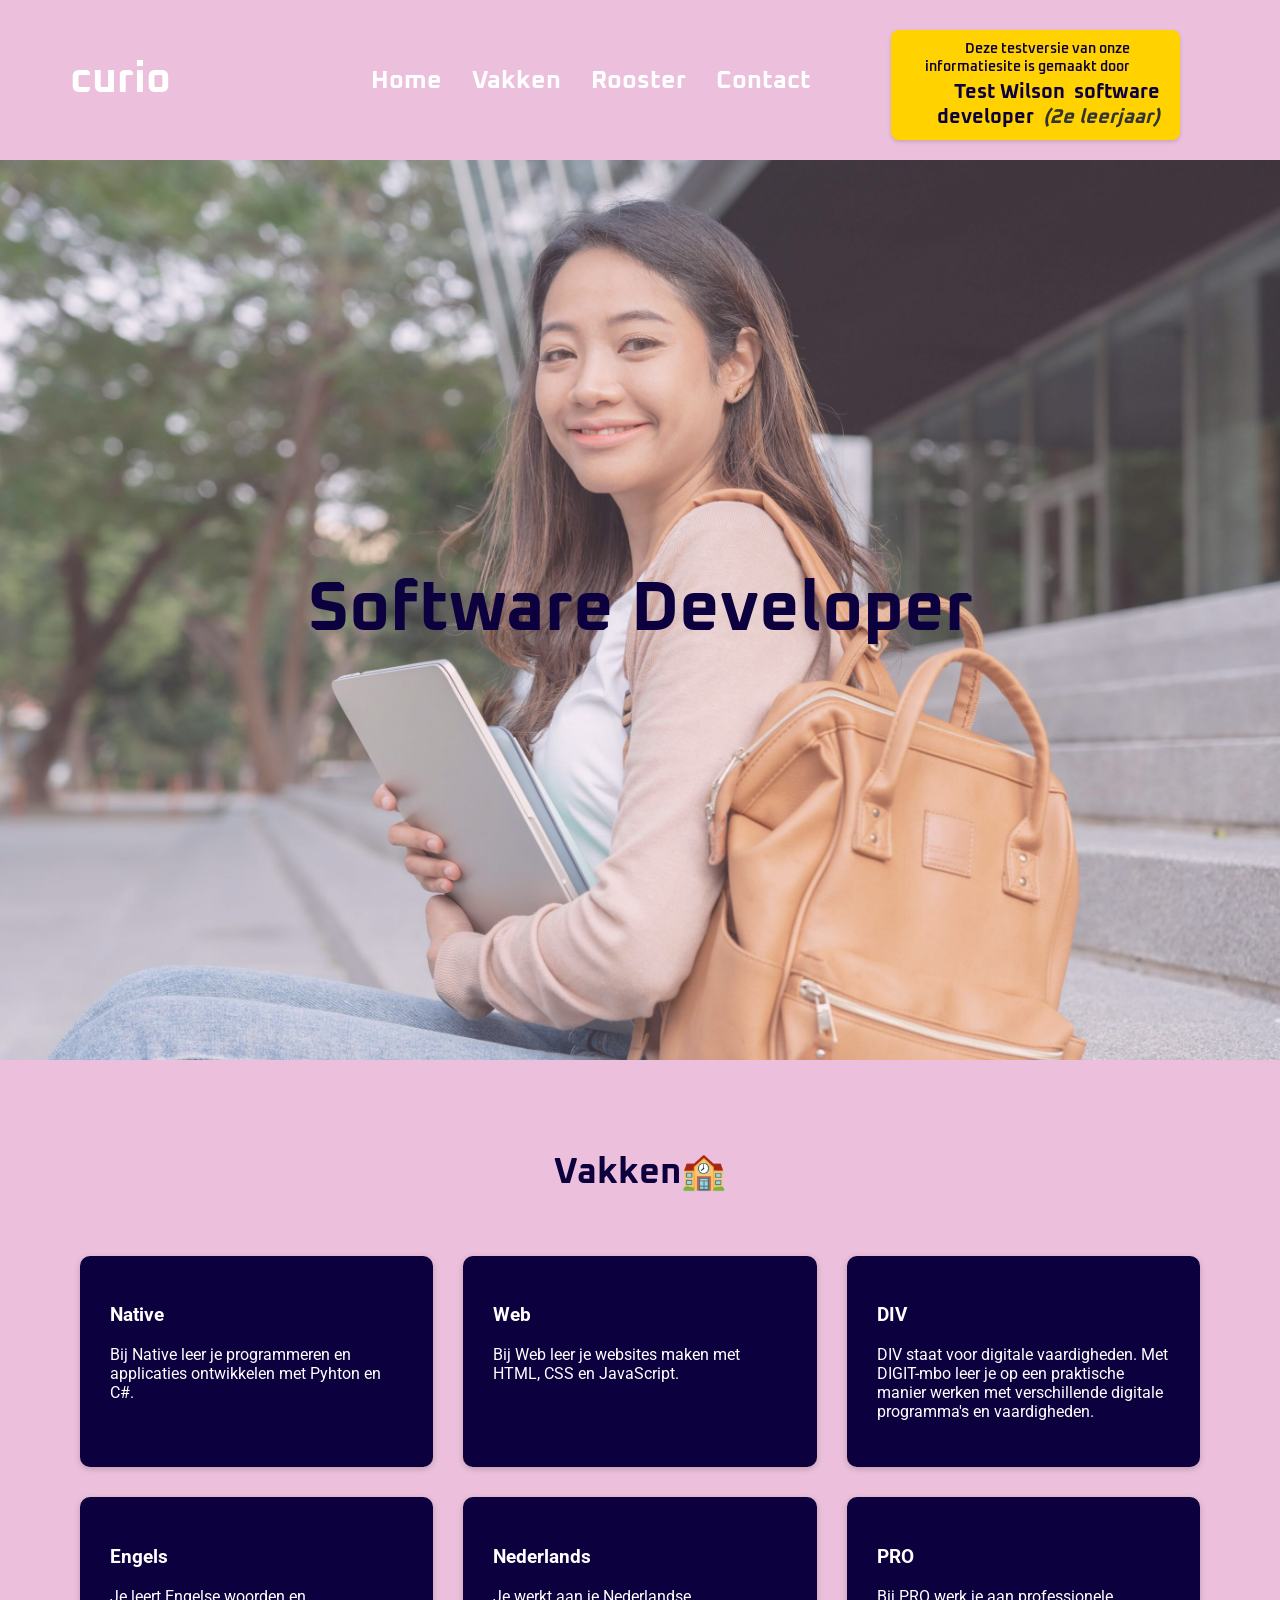
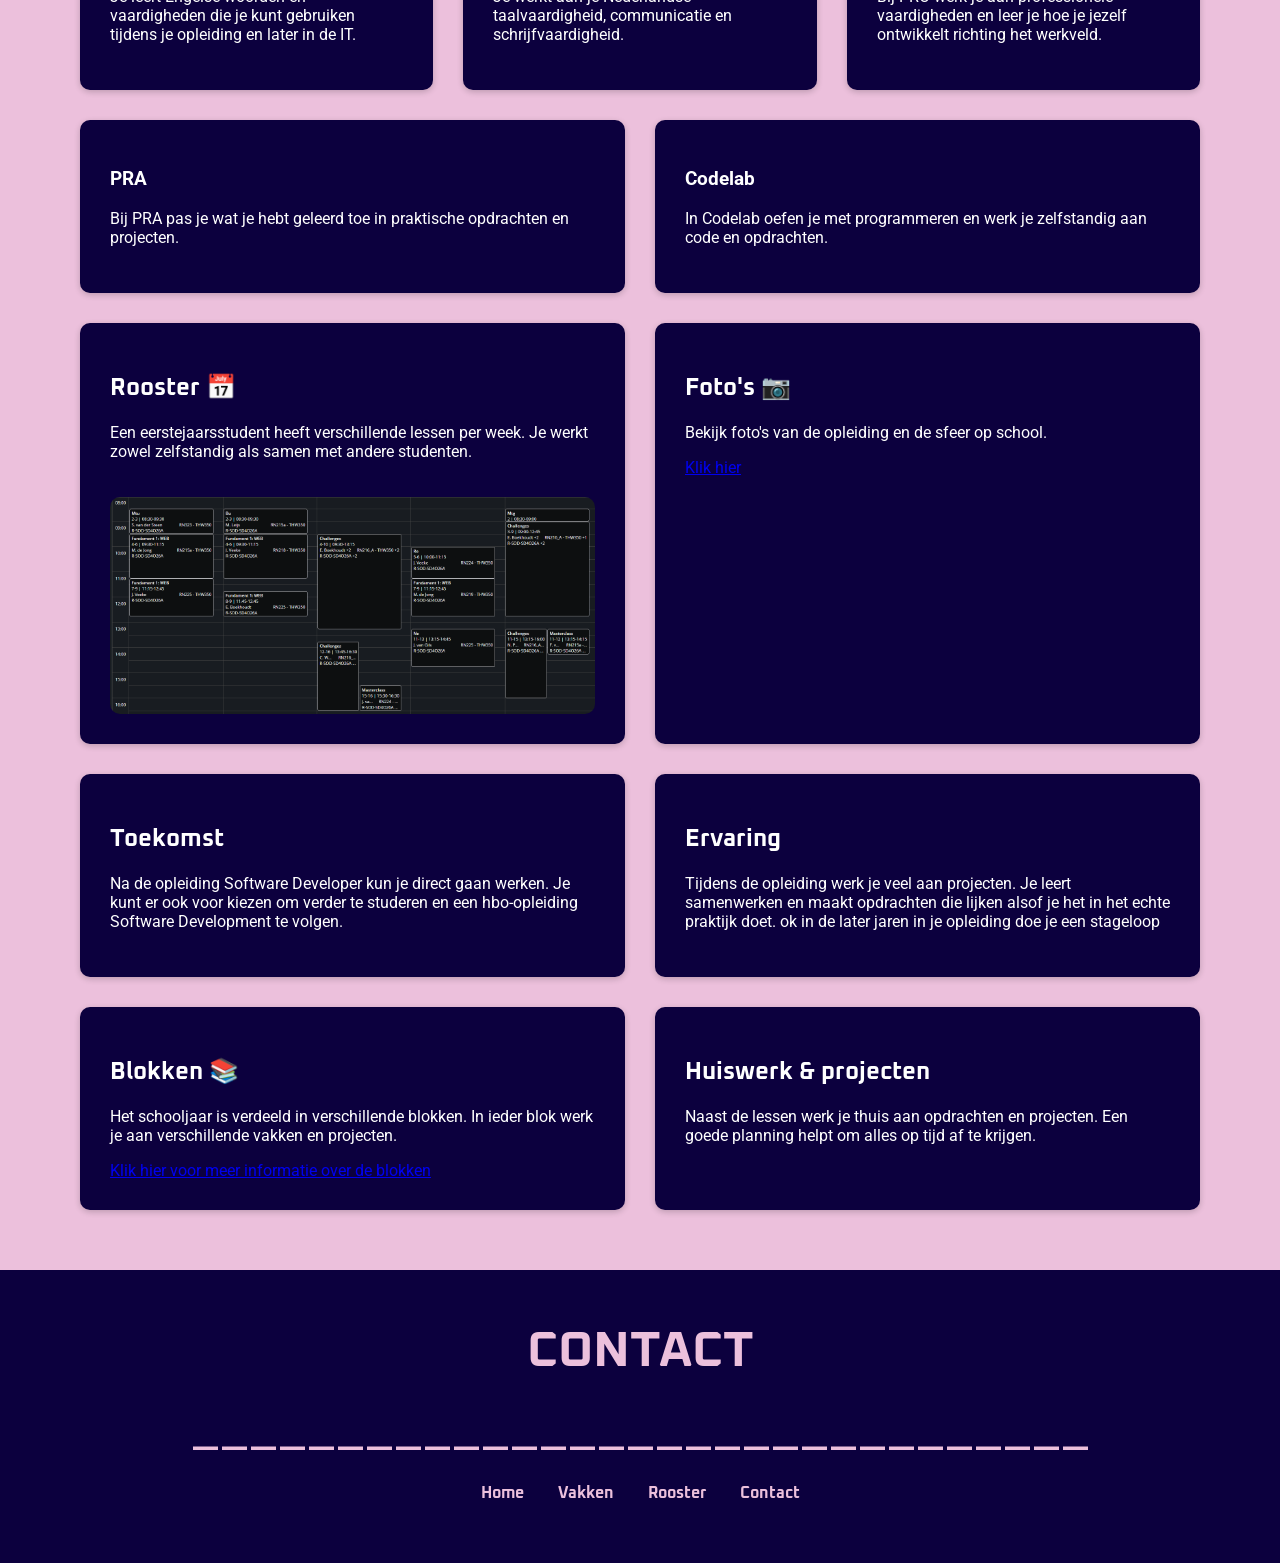
<file: index.html>
<head>
    <meta charset="UTF-8">
    <meta name="viewport" content="width=device-width, initial-scale=1.0">
    <title>Software Developer</title>
    <link rel="preconnect" href="https://fonts.googleapis.com">
    <link rel="preconnect" href="https://fonts.gstatic.com" crossorigin>
    <link rel="preconnect" href="https://fonts.googleapis.com">

    <link rel="preconnect" href="https://fonts.gstatic.com" crossorigin>

    <link
        href="https://fonts.googleapis.com/css2?family=Oxanium:wght@400;600;700&family=Roboto:wght@300;400;700&display=swap"
        rel="stylesheet">

    <link rel="stylesheet" href="css/style.css">
</head>
<body>
    <header>
        <div class="wrapper">

            <h1 class="curio">curio</h1>

            <nav>
                <a href="index.html">Home</a>
                <a href="vakken.html">Vakken</a>
                <a href="rooster1.html">Rooster</a>
                <a href="contact.php">Contact</a>
            </nav>
        <div class="header-banner">
        <p>Deze testversie van onze informatiesite is gemaakt door</p>
        <h2>Test Wilson <span>software developer</span> <em>(2e leerjaar)</em></h2>
        </div>
        </div>
    </header>
     <main class="main-homepage">

        <h1 class="h1-main">
            Software Developer
        </h1>

    </main>

    <section class="tekst">
        <section class="vakken">

    <h2>Vakken🏫</h2>
    <div class="vak">
        <h3>Native</h3>
        <p>
            Bij Native leer je programmeren en applicaties ontwikkelen met Pyhton en C#.
        </p>
    </div>
    <div class="vak">
        <h3>Web</h3>
        <p>
            Bij Web leer je websites maken met HTML, CSS en JavaScript.
        </p>
    </div>
    <div class="vak">
        <h3>DIV</h3>
        <p>
            DIV staat voor digitale vaardigheden. Met DIGIT-mbo leer je
            op een praktische manier werken met verschillende digitale
            programma's en vaardigheden.
        </p>
    </div>
    <div class="vak">
        <h3>Engels</h3>
        <p>
            Je leert Engelse woorden en vaardigheden die je kunt gebruiken
            tijdens je opleiding en later in de IT.
        </p>
    </div>

    <div class="vak">
        <h3>Nederlands</h3>
        <p>
            Je werkt aan je Nederlandse taalvaardigheid, communicatie en
            schrijfvaardigheid.
        </p>
    </div>
    <div class="vak">
        <h3>PRO</h3>
        <p>
            Bij PRO werk je aan professionele vaardigheden en leer je hoe
            je jezelf ontwikkelt richting het werkveld.
        </p>
    </div>
    <div class="vak">
        <h3>PRA</h3>
        <p>
            Bij PRA pas je wat je hebt geleerd toe in praktische opdrachten
            en projecten.
        </p>
    </div>
    <div class="vak">
        <h3>Codelab</h3>
        <p>
            In Codelab oefen je met programmeren en werk je zelfstandig
            aan code en opdrachten.
        </p>
    </div>
</section>

        <section class="rooster-foto">

            <div class="rooster">
                <h2>Rooster 📅</h2>

                <p>
                    Een eerstejaarsstudent heeft verschillende lessen per week.
                    Je werkt zowel zelfstandig als samen met andere studenten.
                </p>

                <img src="img/rooster.png" alt="Rooster van een eerstejaarsstudent">

            </div>


            <div class="foto">
                <h2>Foto's 📷</h2>
                <p>
                    Bekijk foto's van de opleiding en de sfeer op school.
                </p>
                <a href="foto.html" class="foto-link">
                    Klik hier
                </a>
            </div>

        </section>

            <section class="toekomst-ervaring">

                <div class="toekomst">

                    <h2>Toekomst</h2>

                    <p>
                        Na de opleiding Software Developer kun je direct gaan werken.
                        Je kunt er ook voor kiezen om verder te studeren en een
                        hbo-opleiding Software Development te volgen.
                    </p>

                </div>


                <div class="ervaring">

                    <h2>Ervaring</h2>

                    <p>
                        Tijdens de opleiding werk je veel aan projecten.
                        Je leert samenwerken en maakt opdrachten die lijken
                        alsof je het in het echte praktijk doet. ok in de later jaren
                        in je opleiding doe je een stageloop
                    </p>

                </div>

            </section>

            <section class="toekomst-ervaring">

        <div class="toekomst">

            <h2>Blokken 📚</h2>

            <p>
                Het schooljaar is verdeeld in verschillende blokken.
                In ieder blok werk je aan verschillende vakken en projecten.
            </p>

            <a href="blok.html" class="foto-link">
                Klik hier voor meer informatie over de blokken
            </a>

        </div>


        <div class="ervaring">

            <h2>Huiswerk & projecten</h2>

            <p>
                Naast de lessen werk je thuis aan opdrachten en projecten.
                Een goede planning helpt om alles op tijd af te krijgen.
            </p>

        </div>

    </section>

    </section>

    <footer class="footer">

        <h1 class="footer-h1">
            CONTACT
        </h1>

        <p class="footer-h1">
            _______________________________
        </p>


        <div class="footer-nav">

            <a href="index.html">Home</a>

            <a href="vakken.html">Vakken</a>

            <a href="rooster1.html">Rooster</a>

            <a href="contact.php">Contact</a>

        </div>

    </footer>
</file>
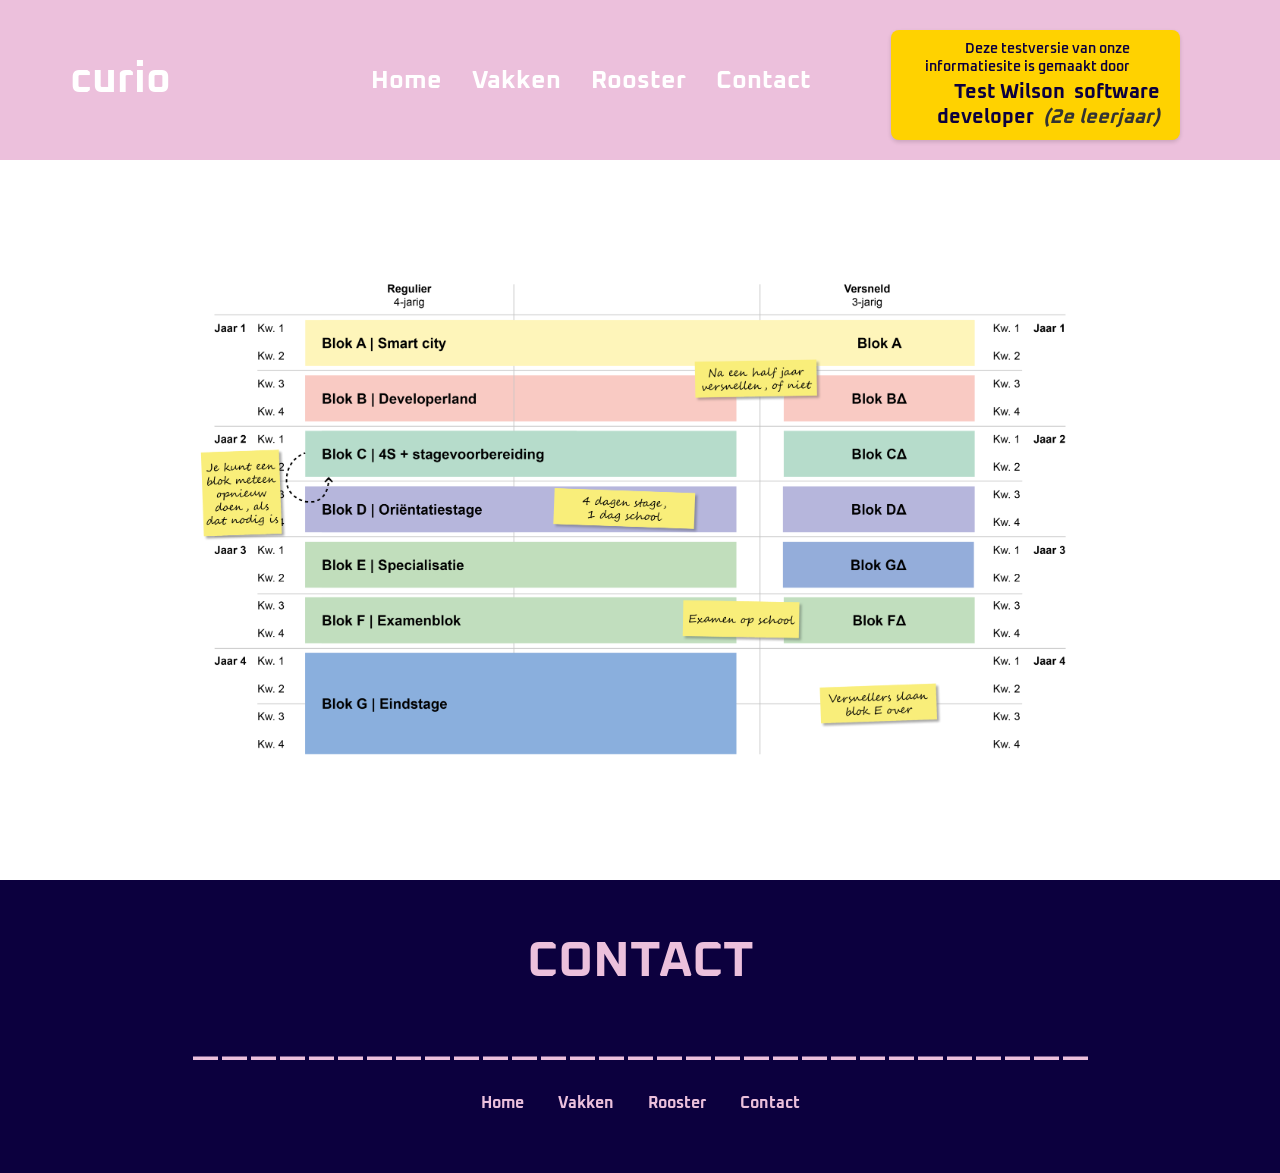
<file: blok.html>
<!DOCTYPE html>
<html lang="nl">

<head>
    <meta charset="UTF-8">
    <meta name="viewport" content="width=device-width, initial-scale=1.0">

    <title>Blokken | Software Developer</title>

    <link rel="preconnect" href="https://fonts.googleapis.com">
    <link rel="preconnect" href="https://fonts.gstatic.com" crossorigin>

    <link
        href="https://fonts.googleapis.com/css2?family=Oxanium:wght@400;600;700&family=Roboto:wght@300;400;700&display=swap"
        rel="stylesheet">

    <link rel="stylesheet" href="css/style.css">
</head>

<body>
    <header>
        <div class="wrapper">

            <h1 class="curio">curio</h1>

            <nav>
                <a href="index.html">Home</a>
                <a href="vakken.html">Vakken</a>
                <a href="rooster1.html">Rooster</a>
                <a href="contact.php">Contact</a>
            </nav>
        <div class="header-banner">
        <p>Deze testversie van onze informatiesite is gemaakt door</p>
        <h2>Test Wilson <span>software developer</span> <em>(2e leerjaar)</em></h2>
        </div>
        </div>
    </header>


    <main class="blok-main">

        <img src="img/Opleidingsoverzicht3.png" alt="Blokken van de opleiding">

    </main>


    <footer class="footer">

        <h1 class="footer-h1">CONTACT</h1>

        <p class="footer-h1">
            _______________________________
        </p>

        <div class="footer-nav">

            <a href="index.html">Home</a>
            <a href="vakken.html">Vakken</a>
            <a href="rooster1.html">Rooster</a>
            <a href="contact.php">Contact</a>

        </div>
    </footer>
</body>

</html>
</file>
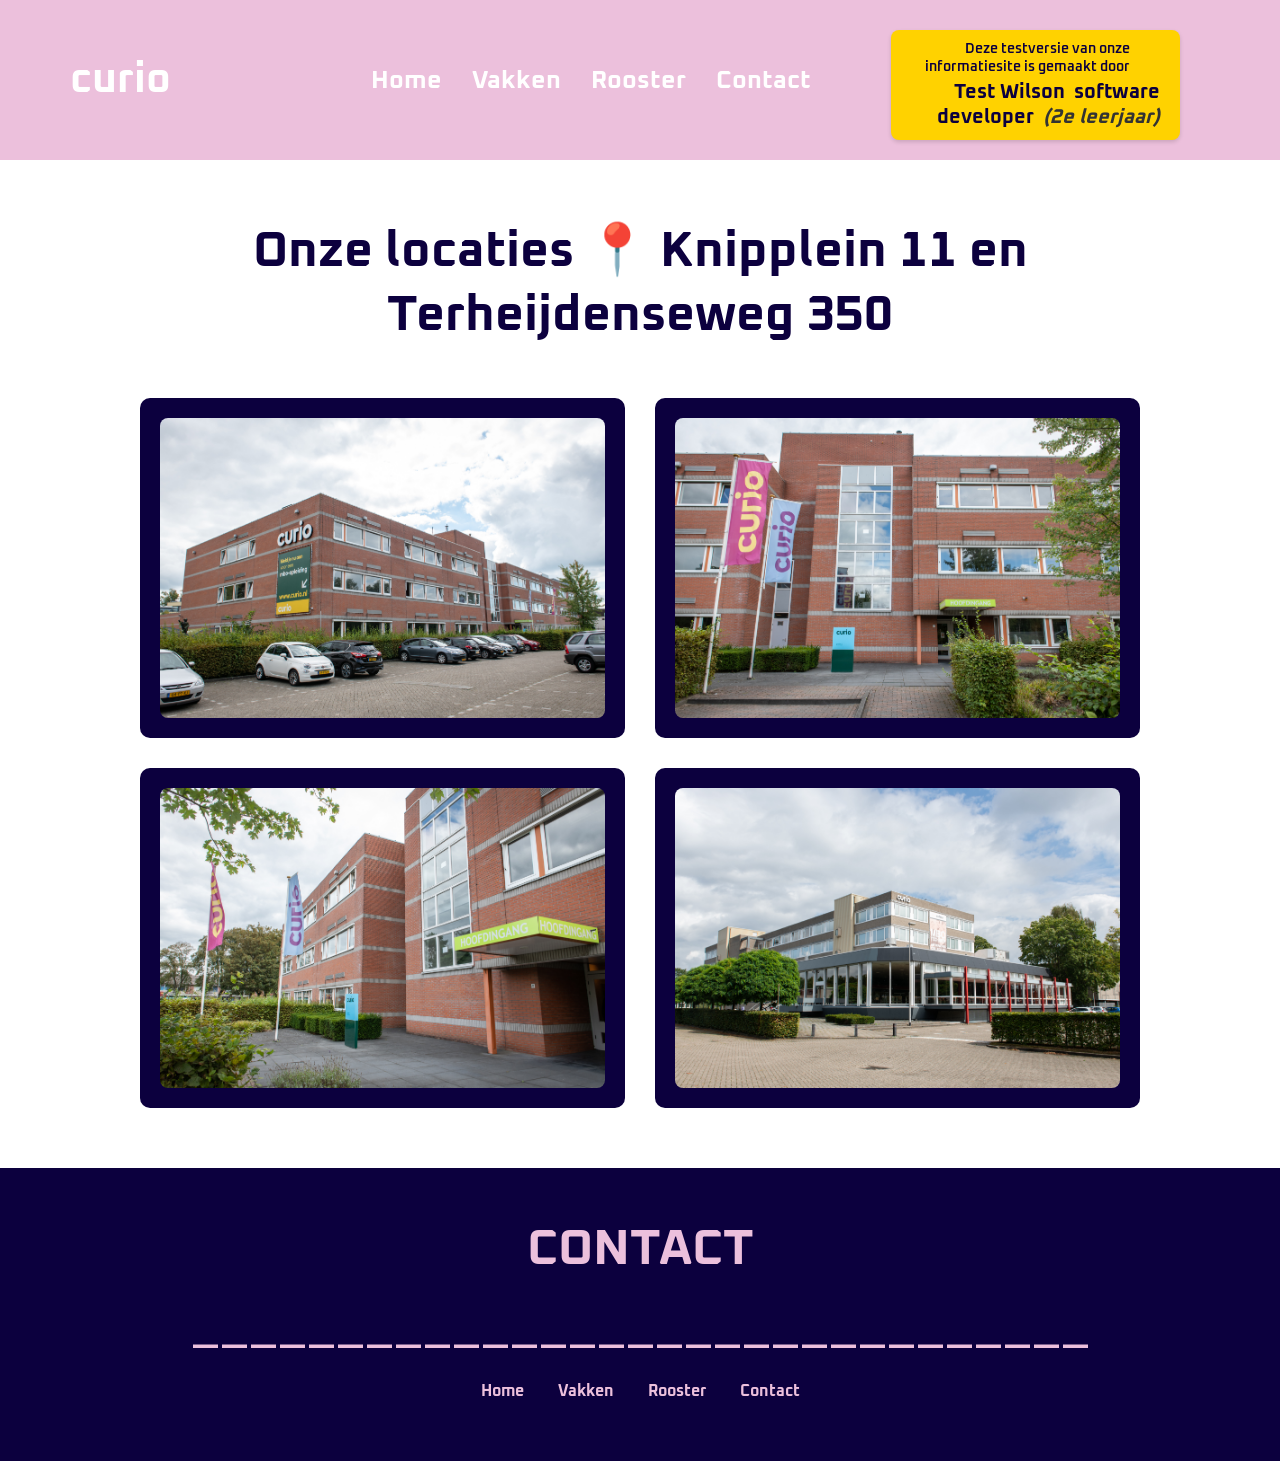
<file: foto.html>
<!DOCTYPE html>
<html lang="nl">

<head>
    <meta charset="UTF-8">
    <meta name="viewport" content="width=device-width, initial-scale=1.0">

    <title>Foto's | Software Developer</title>

    <link rel="preconnect" href="https://fonts.googleapis.com">
    <link rel="preconnect" href="https://fonts.gstatic.com" crossorigin">

    <link
        href="https://fonts.googleapis.com/css2?family=Oxanium:wght@400;600;700&family=Roboto:wght@300;400;700&display=swap"
        rel="stylesheet">

    <link rel="stylesheet" href="css/style.css">
</head>

<body>
    <header>
        <div class="wrapper">

            <h1 class="curio">curio</h1>

            <nav>
                <a href="index.html">Home</a>
                <a href="vakken.html">Vakken</a>
                <a href="rooster1.html">Rooster</a>
                <a href="contact.php">Contact</a>
            </nav>
        <div class="header-banner">
        <p>Deze testversie van onze informatiesite is gemaakt door</p>
        <h2>Test Wilson <span>software developer</span> <em>(2e leerjaar)</em></h2>
        </div>
        </div>
    </header>


    <!-- FOTO'S -->

    <main class="foto-main">

        <h1>Onze locaties 📍
            Knipplein 11 en Terheijdenseweg 350
        </h1>

        <div class="foto-grid">

            <div class="foto-card">
                <img src="img/Sanne Bas - Curio - Knipplein 11-1.jpg" alt="Foto van onze locatie">
            </div>

            <div class="foto-card">
                <img src="img/Sanne Bas - Curio - Knipplein 11-2.jpg" alt="Foto van onze locatie">
            </div>

            <div class="foto-card">
                <img src="img/Sanne Bas - Curio - Knipplein 11-3.jpg" alt="Foto van onze locatie">
            </div>

            <div class="foto-card">
                <img src="img/Sanne Bas - Curio - Terheijdenseweg 350-1.jpg" alt="Foto van onze locatie">
            </div>

        </div>

    </main>
    <footer class="footer">

        <h1 class="footer-h1">
            CONTACT
        </h1>

        <p class="footer-h1">
            _______________________________
        </p>

        <div class="footer-nav">

            <a href="index.html">Home</a>
            <a href="vakken.html">Vakken</a>
            <a href="rooster1.html">Rooster</a>
            <a href="contact.php">Contact</a>

        </div>

    </footer>

</body>

</html>
</file>
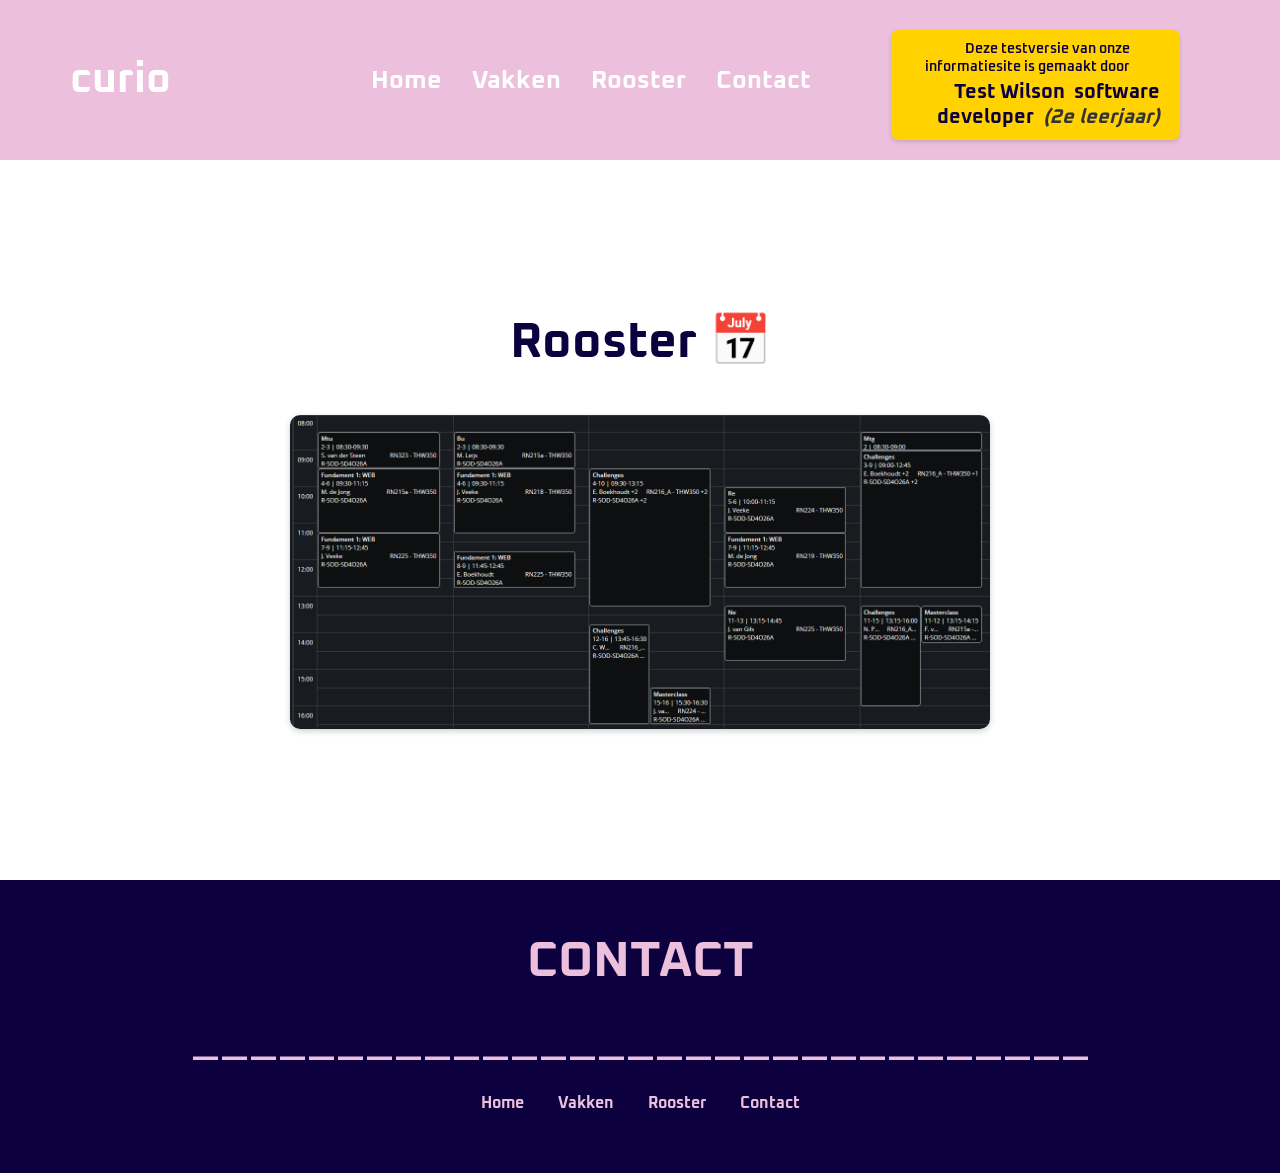
<file: rooster.html>
<!DOCTYPE html>
<html lang="nl">

<head>
    <meta charset="UTF-8">
    <meta name="viewport" content="width=device-width, initial-scale=1.0">

    <title>Rooster | Software Developer</title>

    <link rel="preconnect" href="https://fonts.googleapis.com">
    <link rel="preconnect" href="https://fonts.gstatic.com" crossorigin>

    <link
        href="https://fonts.googleapis.com/css2?family=Oxanium:wght@400;600;700&family=Roboto:wght@300;400;700&display=swap"
        rel="stylesheet">

    <link rel="stylesheet" href="css/style.css">
</head>

<body>


    <header>
        <div class="wrapper">

            <h1 class="curio">curio</h1>

            <nav>
                <a href="index.html">Home</a>
                <a href="vakken.html">Vakken</a>
                <a href="rooster.html">Rooster</a>
                <a href="contact.php">Contact</a>
            </nav>
        <div class="header-banner">
        <p>Deze testversie van onze informatiesite is gemaakt door</p>
        <h2>Test Wilson <span>software developer</span> <em>(2e leerjaar)</em></h2>
        </div>
        </div>
    </header>

    <main class="rooster-main">

        <h1>Rooster 📅</h1>

        <img src="img/rooster.png" alt="Rooster van de opleiding Software Developer">

    </main>

    <footer class="footer">

        <h1 class="footer-h1">
            CONTACT
        </h1>

        <p class="footer-h1">
            _______________________________
        </p>

        <div class="footer-nav">

            <a href="index.html">Home</a>
            <a href="vakken.html">Vakken</a>
            <a href="rooster.html">Rooster</a>
            <a href="contact.php">Contact</a>

        </div>

    </footer>

</body>

</html>
</file>
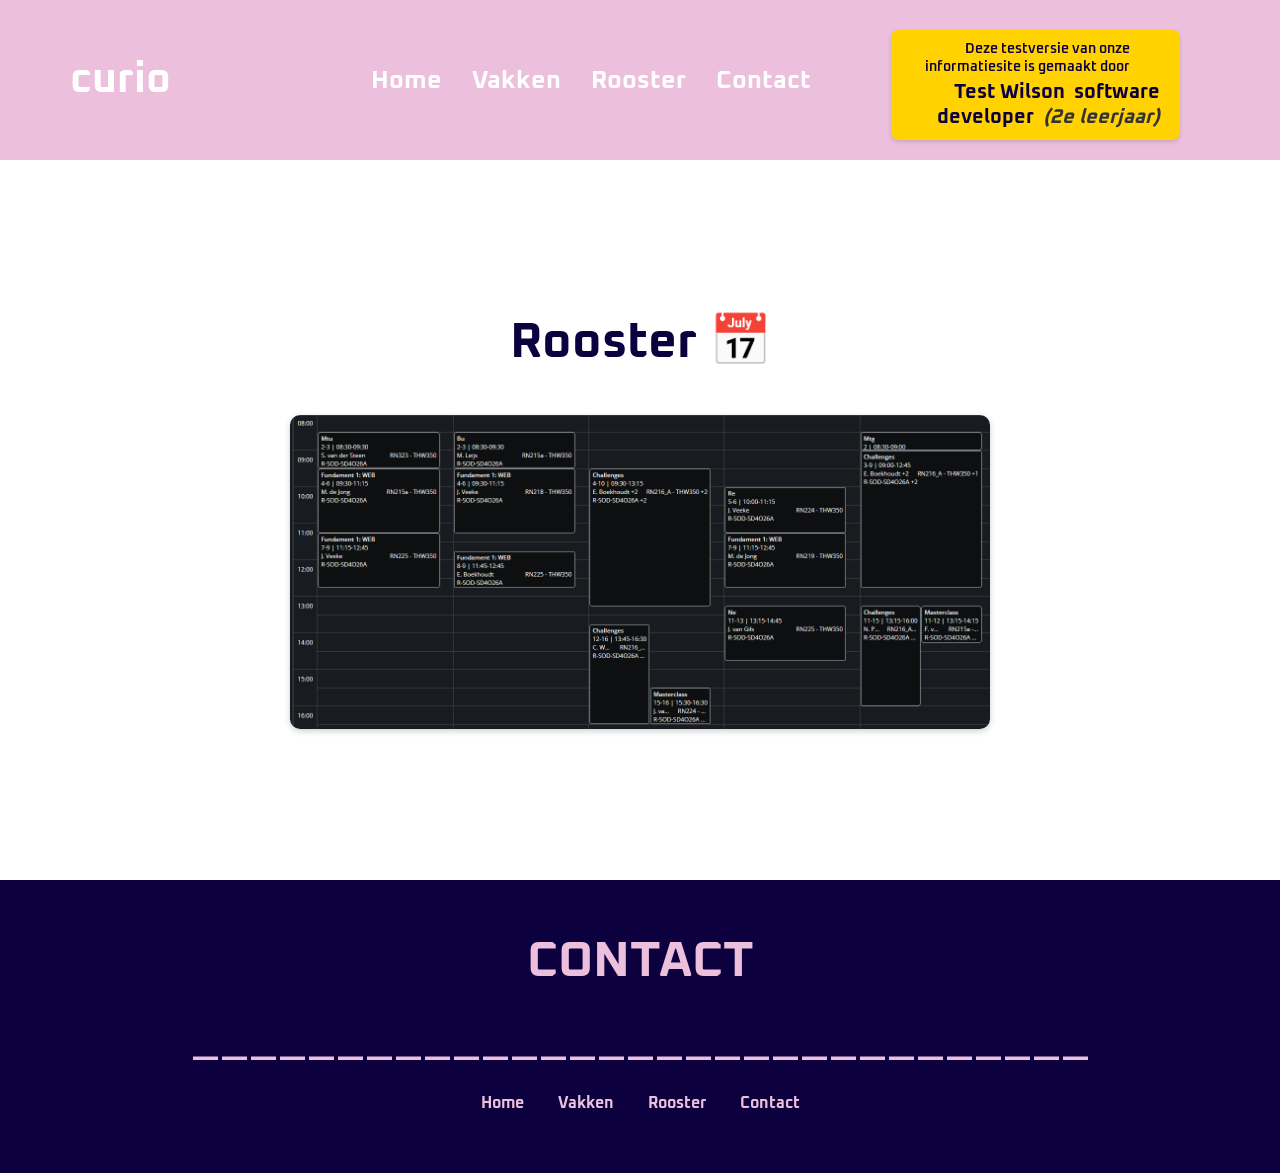
<file: rooster1.html>
<!DOCTYPE html>
<html lang="nl">

<head>
    <meta charset="UTF-8">
    <meta name="viewport" content="width=device-width, initial-scale=1.0">

    <title>Rooster | Software Developer</title>

    <link rel="preconnect" href="https://fonts.googleapis.com">
    <link rel="preconnect" href="https://fonts.gstatic.com" crossorigin>

    <link
        href="https://fonts.googleapis.com/css2?family=Oxanium:wght@400;600;700&family=Roboto:wght@300;400;700&display=swap"
        rel="stylesheet">

    <link rel="stylesheet" href="css/style.css">
</head>

<body>


    <header>
        <div class="wrapper">

            <h1 class="curio">curio</h1>

            <nav>
                <a href="index.html">Home</a>
                <a href="vakken.html">Vakken</a>
                <a href="rooster1.html">Rooster</a>
                <a href="contact.php">Contact</a>
            </nav>
        <div class="header-banner">
        <p>Deze testversie van onze informatiesite is gemaakt door</p>
        <h2>Test Wilson <span>software developer</span> <em>(2e leerjaar)</em></h2>
        </div>
        </div>
    </header>

    <main class="rooster-main">

        <h1>Rooster 📅</h1>

        <img src="img/rooster.png" alt="Rooster van de opleiding Software Developer">

    </main>

    <footer class="footer">

        <h1 class="footer-h1">
            CONTACT
        </h1>

        <p class="footer-h1">
            _______________________________
        </p>

        <div class="footer-nav">

            <a href="index.html">Home</a>
            <a href="vakken.html">Vakken</a>
            <a href="rooster1.html">Rooster</a>
            <a href="contact.php">Contact</a>

        </div>

    </footer>

</body>

</html>
</file>
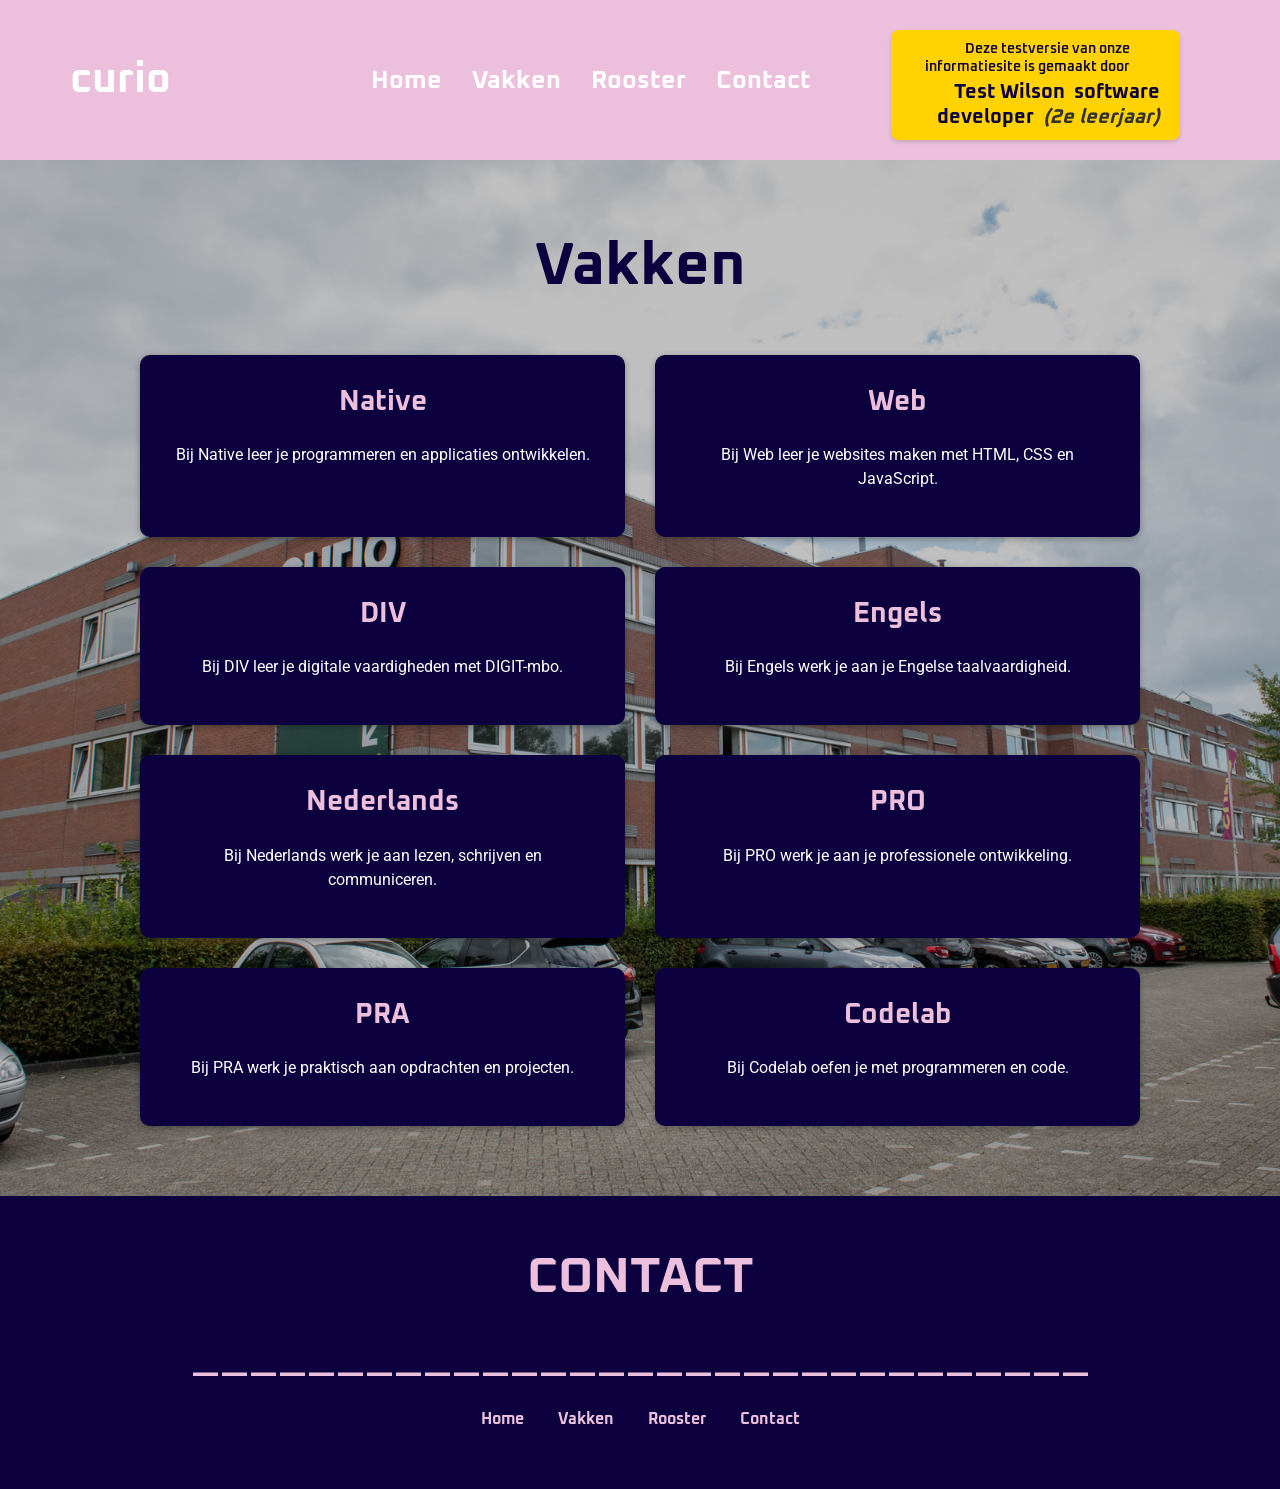
<file: vakken.html>
<!DOCTYPE html>
<html lang="nl">

<head>
    <meta charset="UTF-8">
    <meta name="viewport" content="width=device-width, initial-scale=1.0">

    <title>Vakken | Software Developer</title>

    <link rel="preconnect" href="https://fonts.googleapis.com">
    <link rel="preconnect" href="https://fonts.gstatic.com" crossorigin>

    <link
        href="https://fonts.googleapis.com/css2?family=Oxanium:wght@400;600;700&family=Roboto:wght@300;400;700&display=swap"
        rel="stylesheet">

    <link rel="stylesheet" href="css/style.css">
</head>

<body>
    <header>
        <div class="wrapper">

            <h1 class="curio">curio</h1>

            <nav>
                <a href="index.html">Home</a>
                <a href="vakken.html">Vakken</a>
                <a href="rooster1.html">Rooster</a>
                <a href="contact.php">Contact</a>
            </nav>
        <div class="header-banner">
        <p>Deze testversie van onze informatiesite is gemaakt door</p>
        <h2>Test Wilson <span>software developer</span> <em>(2e leerjaar)</em></h2>
        </div>
        </div>
    </header>
    <main class="vakken-main">

        <h1 class="vakken-titel">
            Vakken
        </h1>


        <div class="vakken-grid">

            <div class="vak">
                <h2>Native</h2>
                <p>
                    Bij Native leer je programmeren en applicaties ontwikkelen.
                </p>
            </div>

            <div class="vak">
                <h2>Web</h2>
                <p>
                    Bij Web leer je websites maken met HTML, CSS en JavaScript.
                </p>
            </div>

            <div class="vak">
                <h2>DIV</h2>
                <p>
                    Bij DIV leer je digitale vaardigheden met DIGIT-mbo.
                </p>
            </div>

            <div class="vak">
                <h2>Engels</h2>
                <p>
                    Bij Engels werk je aan je Engelse taalvaardigheid.
                </p>
            </div>

            <div class="vak">
                <h2>Nederlands</h2>
                <p>
                    Bij Nederlands werk je aan lezen, schrijven en communiceren.
                </p>
            </div>

            <div class="vak">
                <h2>PRO</h2>
                <p>
                    Bij PRO werk je aan je professionele ontwikkeling.
                </p>
            </div>

            <div class="vak">
                <h2>PRA</h2>
                <p>
                    Bij PRA werk je praktisch aan opdrachten en projecten.
                </p>
            </div>

            <div class="vak">
                <h2>Codelab</h2>
                <p>
                    Bij Codelab oefen je met programmeren en code.
                </p>
            </div>

        </div>

    </main>
    <footer class="footer">

        <h1 class="footer-h1">CONTACT</h1>

        <p class="footer-h1">
            _______________________________
        </p>

        <div class="footer-nav">
            <a href="index.html">Home</a>
            <a href="vakken.html">Vakken</a>
            <a href="rooster1.html">Rooster</a>
            <a href="contact.php">Contact</a>
        </div>
    </footer>

</body>

</html>
</file>
<file: css/style.css>
html, 
body { 
    margin: 0; 
    padding: 0; 
    font-family: "Roboto", Arial, sans-serif; 
    color: #0c003e; 
} 
 
* { 
    box-sizing: border-box; 
} 
 
header { 
    background-color: rgb(236, 192, 220); 
    width: 100%; 
} 
 
.wrapper { 
    max-width: 1200px; 
    margin: auto; 
    padding: 20px 30px; 
 
    display: flex; 
    align-items: center; 
    justify-content: flex-start; 
    gap: 80px;
} 



.header-banner {
    background-color: #FFD200;
    padding: 10px 20px;          
    width: fit-content;          
    margin-left: auto;           
    margin-right: 30px;          
    margin-top: 10px;
    border-radius: 8px;
    box-shadow: 0 2px 4px rgba(0,0,0,0.15);
    text-align: right;           
}

.header-banner p {
    margin: 0;
    font-size: 14px;             
    color: #0c003e;
    font-family: "Oxanium", sans-serif;
    font-weight: 600;
    margin-left: auto;   
    margin-right: 30px;
}

.header-banner h2 {
    margin: 4px 0 0;
    font-size: 20px;             
    color: #0c003e;
    font-family: "Oxanium", sans-serif;
    font-weight: 700;
}

.header-banner h2 span {
    font-weight: 700;
    margin-left: 4px;
}

.header-banner h2 em {
    font-style: italic;
    margin-left: 4px;
    color: #333;
}

.curio { 
    margin: 0; 
    color: white; 
    font-family: "Oxanium", sans-serif; 
    font-size: 42px; 
    font-weight: 700; 
} 
 
nav { 
    display: flex; 
    align-items: center; 
    gap: 30px;
    margin-left: 120px;
} 
 
nav a { 
    color: white; 
    font-family: "Oxanium", sans-serif; 
    font-size: 25px; 
    font-weight: 700; 
    text-decoration: none; 
    padding: 5px 0; 
    background-color: transparent; 
    border: none; 
} 
 
nav a:hover { 
    color: #0c003e; 
} 
 
.main-homepage {
    position: relative;
    background-image: url("../img/student.jpg");
    background-size: cover;
    background-position: center;
    min-height: 100vh;
    display: flex;
    align-items: center;
    justify-content: center;
}
 
.main-homepage::before {
    content: "";
    position: absolute;
    top: 0;
    left: 0;
    width: 100%;
    height: 100%;
    background-color: rgba(236, 192, 220, 0.25);
    z-index: 1;
    pointer-events: none;
}
 
.h1-main { 
    position: relative; 
    z-index: 2; 
    font-family: "Oxanium", sans-serif; 
    font-size: 70px; 
    font-weight: 700; 
    color: #0c003e; 
    margin: 0; 
    text-align: center; 
} 
 
section { 
    background-color: rgb(236, 192, 220); 
} 
 
.tekst { 
    padding: 60px 80px; 
    color: white; 
} 
 
.vakken { 
    display: flex; 
    flex-wrap: wrap; 
    justify-content: center; 
    gap: 30px; 
} 
 
.vakken h2 { 
    width: 100%; 
    text-align: center; 
    color: #0c003e; 
    font-family: "Oxanium", sans-serif; 
    font-size: 36px; 
} 
 
.vak, 
.rooster, 
.foto, 
.toekomst, 
.ervaring { 
    background-color: #0c003e; 
    color: white; 
    border-radius: 10px; 
    padding: 30px; 
    flex: 1 1 300px; 
    box-shadow: 0 2px 6px rgba(0, 0, 0, 0.2); 
} 
 
.rooster img { 
    width: 100%; 
    max-width: 600px; 
    height: auto; 
    border-radius: 10px; 
    margin-top: 20px; 
} 
 
.rooster-foto { 
    display: flex; 
    flex-wrap: wrap; 
    justify-content: center; 
    gap: 30px; 
    margin-top: 30px; 
} 
 
.rooster-foto h2 { 
    color: white; 
    font-family: "Oxanium", sans-serif; 
} 
 
.toekomst-ervaring { 
    display: flex; 
    flex-wrap: wrap; 
    justify-content: center; 
    gap: 30px; 
    margin-top: 30px; 
} 
 
.toekomst-ervaring h2 { 
    color: white; 
    font-family: "Oxanium", sans-serif; 
} 
 
.footer { 
    background-color: #0c003e; 
    color: white; 
    padding: 40px 20px; 
    text-align: center; 
} 
 
.footer-h1 { 
    color: rgb(236, 192, 220); 
    font-family: "Oxanium", sans-serif; 
    font-size: 50px; 
    margin: 10px 0; 
} 
 
.footer-nav { 
    margin-top: 25px; 
    margin-bottom: 20px; 
} 
 
.footer-nav a { 
    color: rgb(236, 192, 220); 
    margin: 0 15px; 
    text-decoration: none; 
    font-family: "Oxanium", sans-serif; 
    font-weight: 700; 
} 
 
.footer-nav a:hover { 
    color: white; 
} 
 
@media (max-width: 768px) { 
    .wrapper { 
        flex-direction: column; 
        gap: 20px; 
    } 
 
    .curio { 
        font-size: 36px; 
    } 
 
    nav { 
        gap: 15px; 
        flex-wrap: wrap; 
        justify-content: center; 
    } 
 
    nav a { 
        font-size: 16px; 
    } 
 
    .h1-main { 
        font-size: 45px; 
    } 
 
    .tekst { 
        padding: 40px 20px; 
    } 
 
    .footer-h1 { 
        font-size: 40px; 
    } 
} 
 
.vakken-main { 
    position: relative; 
    min-height: 100vh; 
    padding: 70px 80px; 
    background-image: url("../img/Sanne-Bas.jpg"); 
    background-size: cover; 
    background-position: center; 
    text-align: center; 
} 
 
.vakken-main::before { 
    content: ""; 
    position: absolute; 
    top: 0; 
    left: 0; 
    width: 100%; 
    height: 100%; 
    background-color: rgba(0, 0, 0, 0.25); 
} 
 
.vakken-titel { 
    position: relative; 
    z-index: 1; 
    color: #0c003e; 
    font-family: "Oxanium", sans-serif; 
    font-size: 60px; 
    margin-top: 0; 
    margin-bottom: 50px; 
} 
 
.vakken-grid { 
    position: relative; 
    z-index: 1; 
    max-width: 1000px; 
    margin: auto; 
    display: grid; 
    grid-template-columns: repeat(2, 1fr); 
    gap: 30px; 
} 
 
.vakken-grid .vak { 
    background-color: #0c003e; 
    color: white; 
    border-radius: 10px; 
    padding: 30px; 
    min-height: 150px; 
    box-shadow: 0 2px 6px rgba(0, 0, 0, 0.3); 
    text-align: center; 
} 
 
.vakken-grid .vak h2 { 
    color: rgb(236, 192, 220); 
    font-family: "Oxanium", sans-serif; 
    font-size: 28px; 
    margin-top: 0; 
} 
 
.vakken-grid .vak p { 
    color: white; 
    font-family: "Roboto", sans-serif; 
    line-height: 1.5; 
} 
 
.vakken-grid .vak:hover { 
    transform: translateY(-5px); 
} 
 
@media (max-width: 768px) { 
    .vakken-main { 
        padding: 50px 20px; 
    } 
 
    .vakken-grid { 
        grid-template-columns: 1fr; 
    } 
 
    .vakken-titel { 
        font-size: 45px; 
    } 
} 
 
.blok-main { 
    background-color: white; 
    min-height: 80vh; 
    display: flex; 
    align-items: center; 
    justify-content: center; 
    padding: 80px; 
} 
 
.blok-main img { 
    width: 1000px; 
    max-width: 80%; 
    height: auto; 
    display: block; 
    border-radius: 10px; 
} 
 
.contact-main { 
    background-color: white; 
    min-height: 80vh; 
    padding: 70px 20px; 
    display: flex; 
    flex-direction: column; 
    align-items: center; 
} 
 
.contact-main > h1 { 
    color: #0c003e; 
    font-family: "Oxanium", sans-serif; 
    font-size: 50px; 
    margin-top: 0; 
    margin-bottom: 40px; 
} 
 
.contact-box { 
    background-color: #0c003e; 
    color: white; 
    width: 100%; 
    max-width: 700px; 
    padding: 40px; 
    border-radius: 10px; 
    box-shadow: 0 2px 6px rgba(0, 0, 0, 0.2); 
} 
 
.contact-box h2 { 
    color: rgb(247, 216, 221); 
    font-family: "Oxanium", sans-serif; 
    font-size: 32px; 
    margin-top: 0; 
} 
 
.contact-box p { 
    line-height: 1.6; 
} 
 
.contact-box form { 
    display: flex; 
    flex-direction: column; 
    margin-top: 30px; 
} 
 
.contact-box label { 
    margin-bottom: 8px; 
    font-weight: 700; 
} 
 
.contact-box input, 
.contact-box textarea { 
    font-family: "Roboto", sans-serif; 
    font-size: 16px; 
    padding: 12px; 
    margin-bottom: 20px; 
    border: none; 
    border-radius: 5px; 
    background-color: white; 
    color: #0c003e; 
} 
 
.contact-box textarea { 
    resize: vertical; 
} 
 
.contact-box button { 
    background-color: rgb(236, 192, 220); 
    color: #0c003e; 
    font-family: "Oxanium", sans-serif; 
    font-size: 18px; 
    font-weight: 700; 
    border: none; 
    border-radius: 5px; 
    padding: 12px 25px; 
    cursor: pointer; 
} 
 
.contact-box button:hover { 
    background-color: white; 
} 
 
@media (max-width: 768px) { 
    .contact-main { 
        padding: 50px 20px; 
    } 
 
    .contact-main > h1 { 
        font-size: 40px; 
    } 
 
    .contact-box { 
        padding: 25px; 
    } 
} 
 
.rooster-main { 
    background-color: white; 
    min-height: 80vh; 
    padding: 60px 20px; 
    display: flex; 
    flex-direction: column; 
    align-items: center; 
    justify-content: center; 
} 
 
.rooster-main h1 { 
    color: #0c003e; 
    font-family: "Oxanium", sans-serif; 
    font-size: 50px; 
    margin-top: 0; 
    margin-bottom: 40px; 
} 
 
.rooster-main img { 
    width: 700px; 
    max-width: 90%; 
    height: auto; 
    border-radius: 10px; 
    box-shadow: 0 2px 6px rgba(0, 0, 0, 0.2); 
} 
 
.foto-main { 
    background-color: white; 
    min-height: 80vh; 
    padding: 60px 50px; 
    text-align: center; 
} 
 
.foto-main > h1 { 
    color: #0c003e; 
    font-family: "Oxanium", sans-serif; 
    font-size: 50px; 
    margin-top: 0; 
    margin-bottom: 50px; 
} 
 
.foto-grid { 
    max-width: 1000px; 
    margin: auto; 
    display: grid; 
    grid-template-columns: repeat(2, 1fr); 
    gap: 30px; 
} 
 
.foto-card { 
    background-color: #0c003e; 
    padding: 20px; 
    border-radius: 10px; 
} 
 
.foto-card img { 
    width: 100%; 
    height: 300px; 
    object-fit: cover; 
    border-radius: 8px; 
    display: block; 
} 
 
@media (max-width: 768px) { 
    .foto-main { 
        padding: 50px 20px; 
    } 
 
    .foto-grid { 
        grid-template-columns: 1fr; 
    } 
 
    .foto-main > h1 { 
        font-size: 40px; 
    } 
}
</file>
